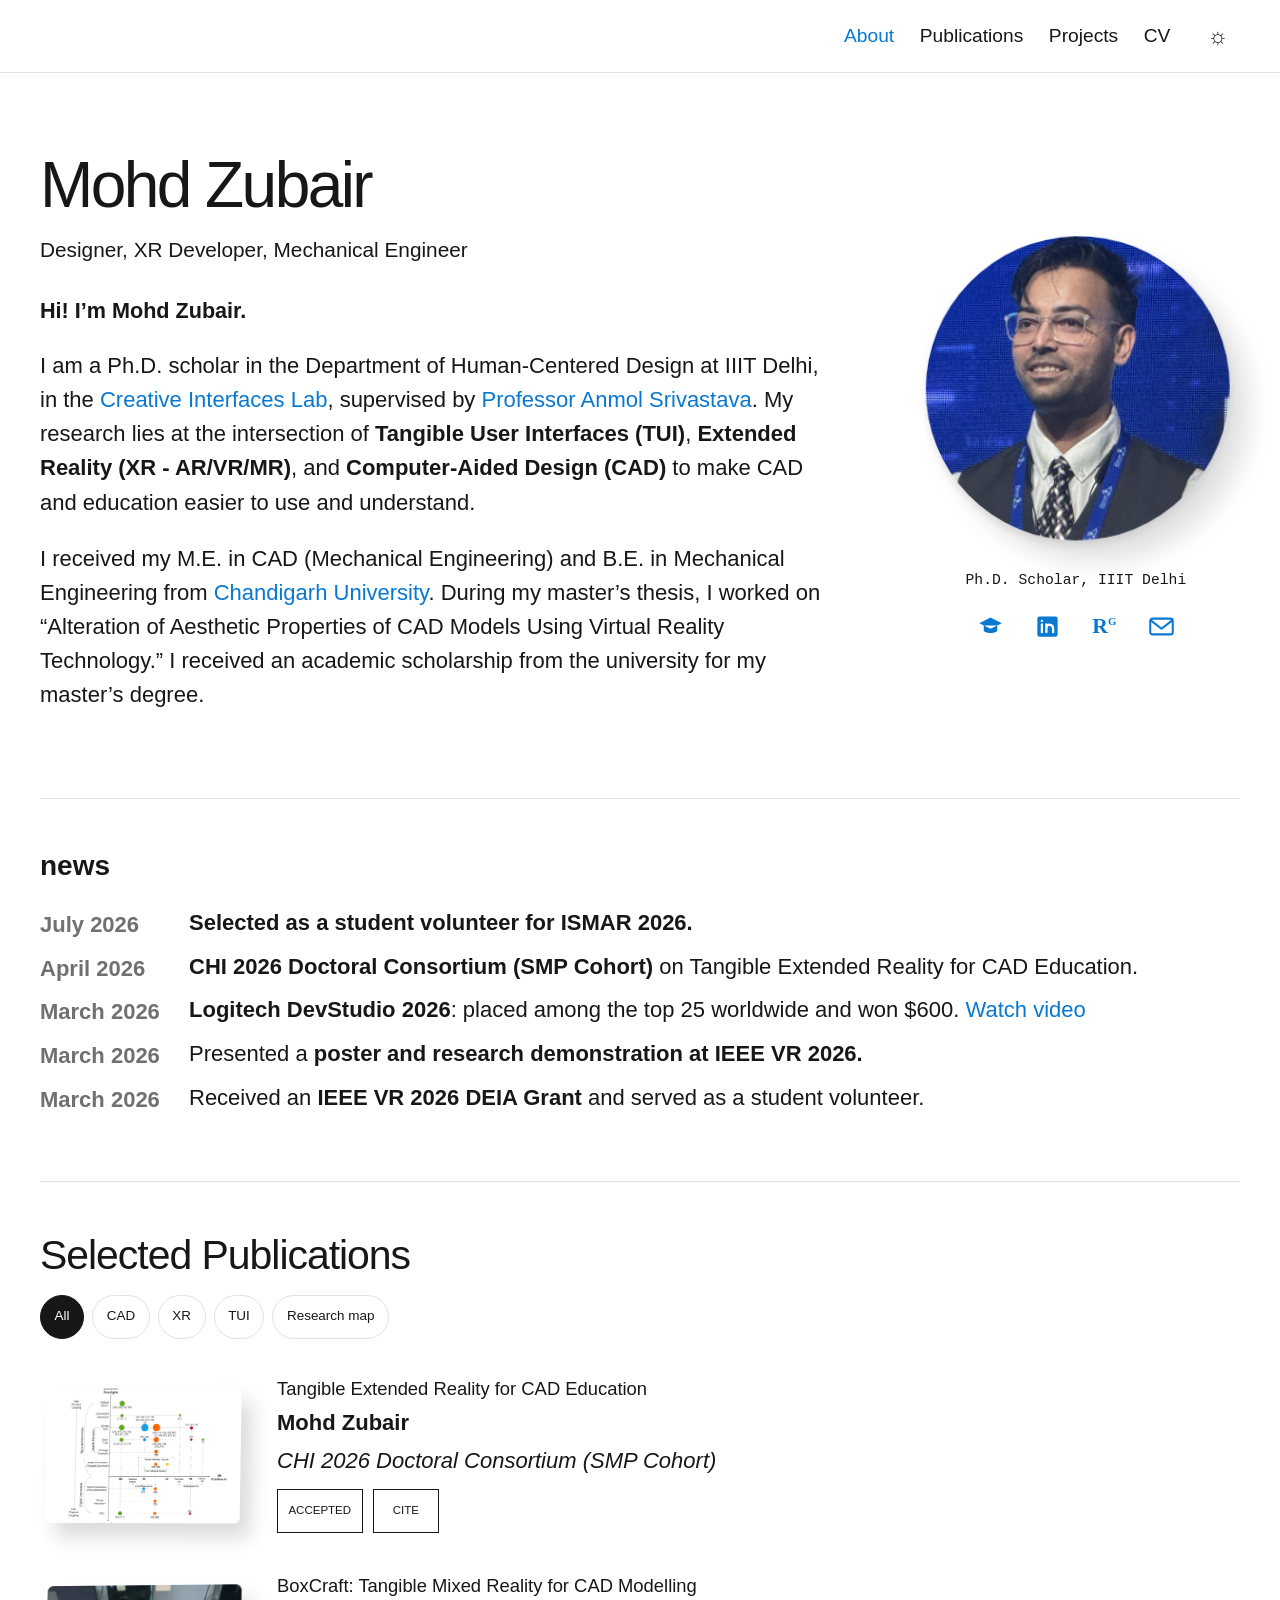
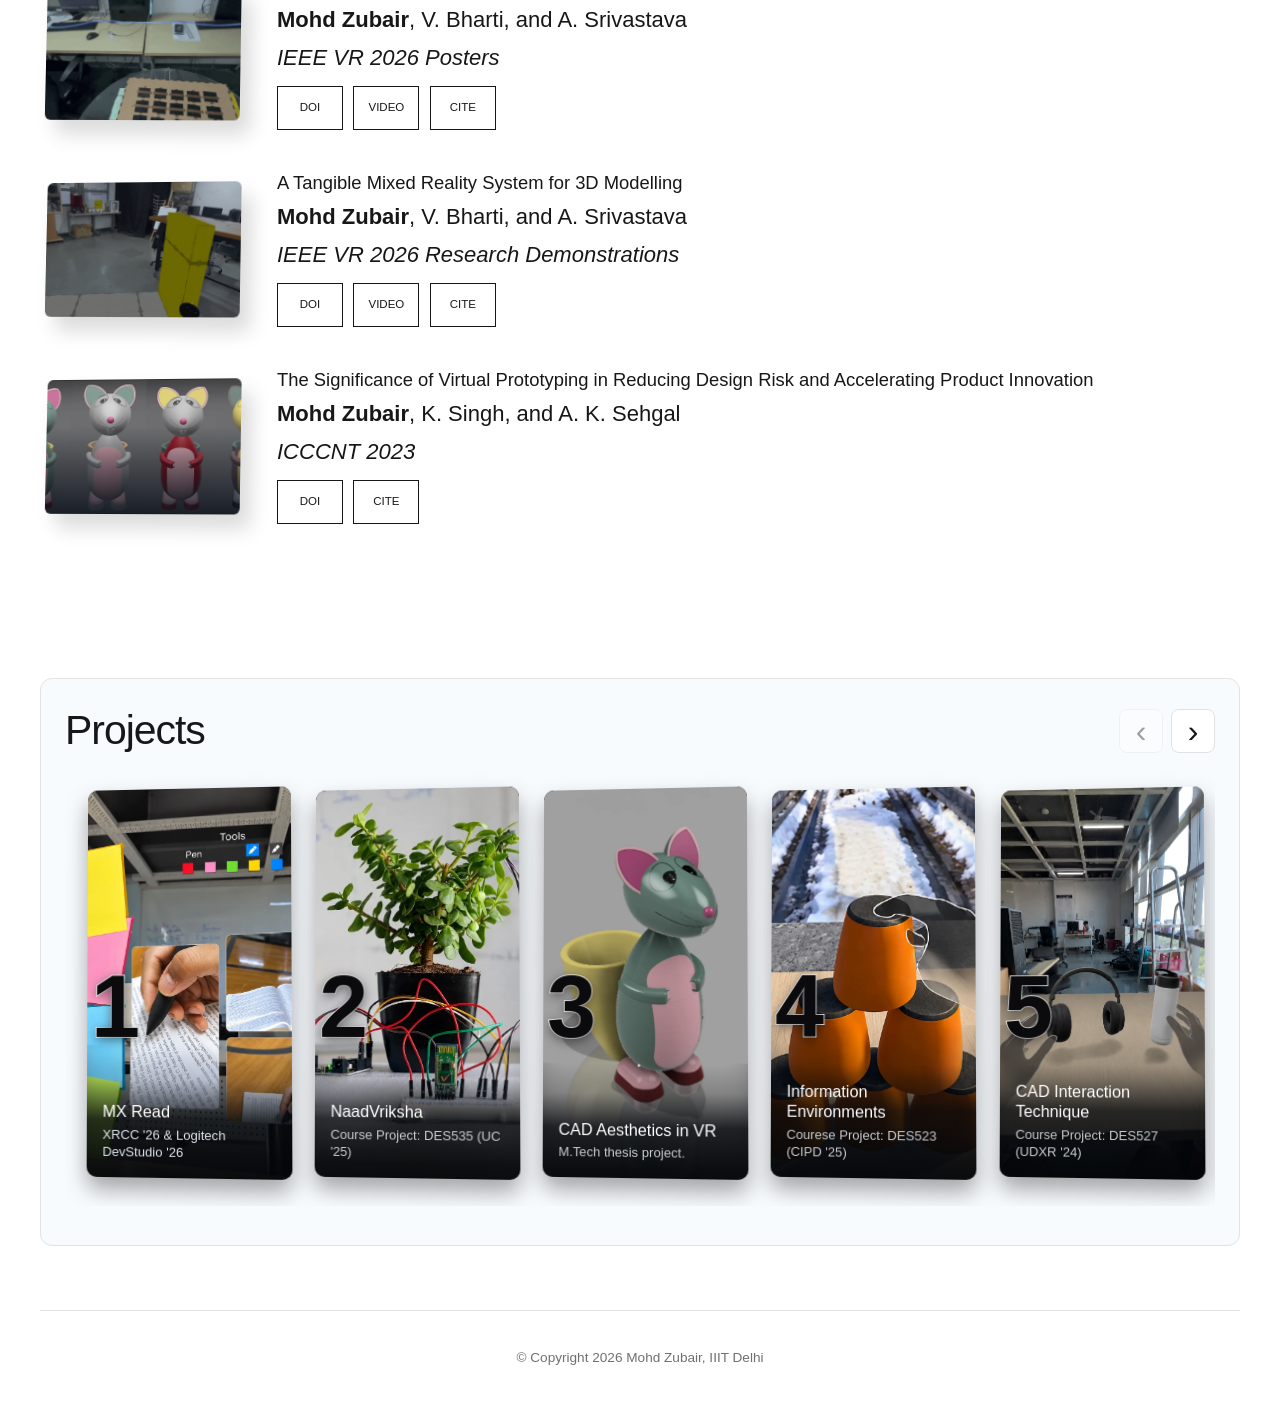
<file: index.html>
<!DOCTYPE html>
<html lang="en">

<head>
  <meta charset="UTF-8">
  <meta name="viewport" content="width=device-width,initial-scale=1">
  <title>Mohd Zubair | XR, CAD & Tangible Interfaces</title>
  <meta name="description"
    content="Mohd Zubair is a Ph.D. scholar at IIIT-Delhi researching tangible user interfaces, extended reality and computer-aided design.">
  <link rel="stylesheet" href="styles.css?v=20260928-4">
  <script src="assets/vendor/lenis.min.js?v=1.3.24" defer></script>
  <script src="script.js?v=20260928-2" defer></script>
  <script src="projects-data.js?v=20260927-2" defer></script>
  <script src="project-details.js?v=20260927-2" defer></script>
  <noscript><style>#theme, .filters, .project-carousel-controls { display: none; }</style></noscript>
</head>

<body class="home-page">
  <a class="skip" href="/about" data-section="about">Skip to content</a>
  <header>
    <div class="header-inner"><a class="brand" href="/about" data-section="about">Mohd Zubair</a>
      <nav aria-label="Main navigation"><a href="/about" data-section="about">About</a><a href="/publications" data-section="publications">Publications</a><a href="/projects" data-section="projects">Projects</a><a
          href="assets/CV_Mohd%20Zubair_Sep%202026.pdf" target="_blank" rel="noopener noreferrer">CV</a><button
          id="theme" aria-label="Switch to night mode" aria-pressed="false"><span class="sun">&#9788;</span><span
            class="moon">&#9790;</span></button></nav>
    </div>
  </header>
  <main>
    <section class="about" id="about">
      <div class="about-copy">
        <h1>Mohd Zubair</h1>
        <p class="topics">Designer, XR Developer, Mechanical Engineer</p>
        <p class="hello"><strong> Hi! I’m Mohd Zubair.</strong></p>
        <p>I am a Ph.D. scholar in the Department of Human-Centered Design at IIIT Delhi, in the <a href="https://cilab.iiitd.edu.in/">Creative Interfaces Lab</a>, supervised by <a href="https://anmolsrivastava.in/">Professor Anmol Srivastava</a>. My research lies at the intersection of <a class="research-topic" href="/publications" data-section="publications" data-topic="tui" aria-haspopup="dialog" title="Explore my TUI publications"><strong>Tangible User Interfaces (TUI)</strong></a>, <a class="research-topic" href="/publications" data-section="publications" data-topic="xr" aria-haspopup="dialog" title="Explore my XR publications"><strong>Extended Reality (XR - AR/VR/MR)</strong></a>, and <a class="research-topic" href="/publications" data-section="publications" data-topic="cad" aria-haspopup="dialog" title="Explore my CAD publications"><strong>Computer-Aided Design (CAD)</strong></a> to make CAD and education easier to use and understand.</p>
        <p>I received my M.E. in CAD (Mechanical Engineering) and B.E. in Mechanical Engineering from <a href="https://www.cuchd.in/">Chandigarh University</a>. During my master’s thesis, I worked on “Alteration of Aesthetic Properties of CAD Models Using Virtual Reality Technology.” I received an academic scholarship from the university for my master’s degree.</p>
      </div>
      <aside class="profile">
        <img src="assets/mohd-zubair-photo-web.jpg" alt="Mohd Zubair" width="305" height="305" fetchpriority="high" decoding="async">
        <p>Ph.D. Scholar, IIIT Delhi<br></p>
        <div class="profile-links"><a href="assets/CV_Mohd%20Zubair_Sep%202026.pdf" target="_blank"
            rel="noopener noreferrer" aria-label="Curriculum Vitae" title="CV"><svg viewBox="0 0 24 24" aria-hidden="true">
              <path d="M6 2h8l4 4v16H6zM14 2v5h5M9 12h6M9 16h6" />
            </svg></a><a href="https://scholar.google.com/citations?user=j2-YVBkAAAAJ&hl=en" target="_blank"
            rel="noopener noreferrer" aria-label="Google Scholar" title="Google Scholar"><svg viewBox="0 0 24 24"
              aria-hidden="true">
              <path d="M2 9l10-5 10 5-10 5zM6 11v5c3 2.5 9 2.5 12 0v-5M21 10v7" />
            </svg></a><a href="https://www.linkedin.com/in/mohd-zubair-462104134/" target="_blank"
            rel="noopener noreferrer" aria-label="LinkedIn" title="LinkedIn"><svg viewBox="0 0 24 24"
              aria-hidden="true">
              <rect x="3" y="3" width="18" height="18" rx="2" />
              <path d="M7 10v7M7 7v.1M11 17v-7M11 13c1-4 6-3 6 1v3" />
            </svg></a><a href="https://www.researchgate.net/profile/Mohd-Zubair-4?ev=hdr_xprf" target="_blank"
            rel="noopener noreferrer" aria-label="ResearchGate" title="ResearchGate"><span
              aria-hidden="true">R<sup>G</sup></span></a><a href="mailto:zubairi@iiitd.ac.in"
            aria-label="Email Mohd Zubair" title="Email"><svg viewBox="0 0 24 24" aria-hidden="true">
              <rect x="2" y="5" width="20" height="14" rx="2" />
              <path d="m3 7 9 7 9-7" />
            </svg></a></div>
      </aside>
    </section>
    <section class="news" aria-labelledby="news-heading">
      <h2 id="news-heading">news</h2>
      <div class="news-list" tabindex="0" role="region" aria-label="News; scroll to read older updates">
        <article data-date="2026-07-01"><time datetime="2026-07">July 2026</time><p><strong>Selected as a student volunteer for ISMAR 2026.</strong></p></article>
        <article data-date="2026-04-01"><time>April 2026</time><p><strong>CHI 2026 Doctoral Consortium (SMP Cohort)</strong> on Tangible Extended Reality for CAD Education.</p></article>
        <article data-date="2026-03-25"><time datetime="2026-03">March 2026</time><p><strong>Logitech DevStudio 2026</strong>: placed among the top 25 worldwide and won $600. <a href="https://www.youtube.com/watch?v=0HycUnjP73w" target="_blank" rel="noopener noreferrer">Watch video</a></p></article>
        <article data-date="2026-03-18"><time datetime="2026-03">March 2026</time><p>Presented a <strong>poster and research demonstration at IEEE VR 2026.</strong></p></article>
        <article data-date="2026-03-12"><time datetime="2026-03">March 2026</time><p>Received an <strong>IEEE VR 2026 DEIA Grant</strong> and served as a student volunteer.</p></article>
        <article data-date="2026-02-14"><time>February 2026</time><p><strong>ACM India PhD Scholar for ARCS 2026.</strong></p></article>
        <article data-date="2025-03-19"><time>March 2025</time><p><strong>Workshop on Virtual Reality</strong> at OP Jindal University.</p></article>
        <article data-date="2025-02-17"><time>February 2025</time><p><strong>ACM India PhD Scholar for ARCS 2025.</strong></p></article>
        <article data-date="2024-08-01"><time>August 2024</time><p><strong>Joined the Creative Interfaces Lab at IIIT Delhi</strong> as a doctoral researcher in XR and Design.</p></article>
      </div>
    </section>
    <section class="publications" id="publications">
      <div class="section-head">
        <div>
          <h2>Selected Publications</h2>
          <div class="filters" aria-label="Filter publications by topic"><button class="filter active" data-filter="all"
              aria-pressed="true">All</button><button class="filter" data-filter="cad"
              aria-pressed="false">CAD</button><button class="filter" data-filter="xr"
              aria-pressed="false">XR</button><button class="filter" data-filter="tui" aria-pressed="false">TUI</button><button type="button" class="research-map-trigger">Research map</button>
          </div>
        </div>
      </div>
      <div class="paper-list">
        <article class="paper" id="paper-tangible-xr" data-topics="cad xr tui">
          <div class="cover amber"><span>Tangible XR</span><small>CHI 2026</small></div>
          <div>
            <h3>Tangible Extended Reality for CAD Education</h3>
            <p><strong>Mohd Zubair</strong></p>
            <p><em>CHI 2026 Doctoral Consortium (SMP Cohort)</em></p>
            <div class="paper-links"><span>Accepted</span></div>
          </div>
        </article>
        <article class="paper" id="paper-boxcraft" data-topics="cad xr tui">
          <div class="cover blue" data-animation="assets/Boxcraft%20gif.gif"><span>BoxCraft</span><small>IEEE VR 2026</small></div>
          <div>
            <h3>BoxCraft: Tangible Mixed Reality for CAD Modelling</h3>
            <p><strong>Mohd Zubair</strong>, V. Bharti, and A. Srivastava</p>
            <p><em>IEEE VR 2026 Posters</em></p>
            <div class="paper-links"><a href="https://doi.org/10.1109/VRW70859.2026.00202">DOI</a><a
                href="https://www.youtube.com/watch?v=3ENmTwRC7kk">Video</a></div>
          </div>
        </article>
        <article class="paper" id="paper-mixed-reality-demo" data-topics="cad xr tui">
          <div class="cover rose" data-animation="assets/Research%20Demo%20GIF.gif"><span>Tangible MR</span><small>Research Demo</small></div>
          <div>
            <h3>A Tangible Mixed Reality System for 3D Modelling</h3>
            <p><strong>Mohd Zubair</strong>, V. Bharti, and A. Srivastava</p>
            <p><em>IEEE VR 2026 Research Demonstrations</em></p>
            <div class="paper-links"><a href="https://doi.org/10.1109/VRW70859.2026.00374">DOI</a><a
                href="https://youtu.be/2I4G_vMgkHw">Video</a></div>
          </div>
        </article>
        <article class="paper" id="paper-virtual-prototyping" data-topics="cad xr">
          <div class="cover violet virtual-prototyping-cover"><span>Virtual Prototyping</span><small>ICCCNT 2023</small></div>
          <div>
            <h3>The Significance of Virtual Prototyping in Reducing Design Risk and Accelerating Product Innovation</h3>
            <p><strong>Mohd Zubair</strong>, K. Singh, and A. K. Sehgal</p>
            <p><em>ICCCNT 2023</em></p>
            <div class="paper-links"><a href="https://doi.org/10.1109/ICCCNT56998.2023.10306407">DOI</a></div>
          </div>
        </article>
      </div>
    </section>
    <section id="projects" class="projects-main" aria-labelledby="projects-heading">
    <section class="projects-intro" aria-labelledby="projects-heading">
      <h1 id="projects-heading">Projects</h1>
      <p>A growing collection of research projects in tangible interfaces, extended reality, and computer-aided design.</p>
    </section>
    <section class="project-collection" aria-labelledby="work-heading">
      <div class="project-section-heading"><h2 id="work-heading">Projects</h2><div class="project-carousel-controls" aria-label="Project gallery controls"><button type="button" class="project-carousel-prev" aria-label="Previous projects">&#8249;</button><button type="button" class="project-carousel-next" aria-label="Next projects">&#8250;</button></div></div>
      <div class="project-grid" tabindex="0" role="region" aria-label="Projects; scroll horizontally to see more">
        <a class="project-card" id="project-mx-read" href="https://www.youtube.com/watch?v=0HycUnjP73w&amp;t=2s" target="_blank" rel="noopener noreferrer">
          <img src="assets/MX_Read/MX Read_project-thumbnail.webp" alt="MX Read project thumbnail" loading="lazy" decoding="async">
          <div class="project-card-copy"><h3>MX Read</h3><p>XRCC '26 & Logitech DevStudio '26</p><span>Watch video <b aria-hidden="true">↗</b></span></div>
        </a>
        <a class="project-card" id="project-naadvriksha" href="https://www.youtube.com/watch?v=dWs05kJ8-80" target="_blank" rel="noopener noreferrer">
          <img src="assets/NaadVrisksha/naadvriksha-thumbnail.webp" alt="Naadvriksha project thumbnail" loading="lazy" decoding="async">
          <div class="project-card-copy"><h3>NaadVriksha </h3><p>Course Project: DES535 (UC '25)</p><span>Read more <b aria-hidden="true">↗</b></span></div>
        </a>
        <a class="project-card" id="project-mtech-thesis" href="https://www.youtube.com/watch?v=pJ69z0eSmHA" target="_blank" rel="noopener noreferrer">
          <img src="assets/Thesis Project/Thesis_thumnail.webp" alt="Thesis project thumbnail" loading="lazy" decoding="async">
          <div class="project-card-copy"><h3>CAD Aesthetics in VR</h3><p>M.Tech thesis project.</p><span>Watch video <b aria-hidden="true">↗</b></span></div>
        </a>
        <article class="project-card" id="project-environments" data-video="https://youtu.be/NSSpUzRLZv8">
          <img src="assets/CIPD Project/CIPD_thumbnail.webp" alt="Information environments project thumbnail" loading="lazy" decoding="async">
          <div class="project-card-copy"><h3>Information Environments</h3><p>Courese Project: DES523 (CIPD '25)</p><span>Watch video <b aria-hidden="true">↗</b></span></div>
        </article>
        <a class="project-card" id="project-cad-interaction" href="https://www.youtube.com/watch?v=G-JRFSrLBcI&amp;t=94s" target="_blank" rel="noopener noreferrer">
          <img src="assets/CAD Interaction/CAD-thumbnail.webp" alt="CAD interaction project thumbnail" loading="lazy" decoding="async">
          <div class="project-card-copy"><h3>CAD Interaction Technique</h3><p>Course Project: DES527 (UDXR '24)</p><span>Watch video <b aria-hidden="true">↗</b></span></div>
        </a>
        <article class="project-card" id="project-tony-technique" data-video="https://youtu.be/x0K_35asPYw">
          <img src="assets/MR-CAD Interaction/Thumbnail_MR-CAD Interaction.webp" alt="MR-CAD Interaction project thumbnail" loading="lazy" decoding="async">
          <div class="project-card-copy"><h3>MR-CAD Interaction</h3><p>Course Project: DES527 (UDXR '24)</p><span>Watch video <b aria-hidden="true">↗</b></span></div>
        </article>
        <a class="project-card" id="project-ar-lab-directory" href="https://youtu.be/4sr4qADTpVs" target="_blank" rel="noopener noreferrer">
          <img src="assets/AR Lab Directory/AR_Thumbnail-web.webp" alt="AR Lab Directory project thumbnail" loading="lazy" decoding="async">
          <div class="project-card-copy"><h3>AR Lab Directory</h3><p>An augmented reality lab directory.</p><span>Watch video <b aria-hidden="true">↗</b></span></div>
        </a>
        <a class="project-card" id="project-3d-models" href="https://www.youtube.com/watch?v=ii2D-TfR1jc" target="_blank" rel="noopener noreferrer">
          <img src="assets/3D Model/CAD_thumbnail.webp" alt="3D model explorations thumbnail" loading="lazy" decoding="async">
          <div class="project-card-copy"><h3>3D Model Explorations</h3><p>A fun project creating different 3D models.</p><span>Watch video <b aria-hidden="true">↗</b></span></div>
        </a>
      </div>
    </section>
      </section>
  </main>
  <footer>
    <p>© Copyright 2026 Mohd Zubair, IIIT Delhi</p>
  </footer>
</body>

</html>
</file>
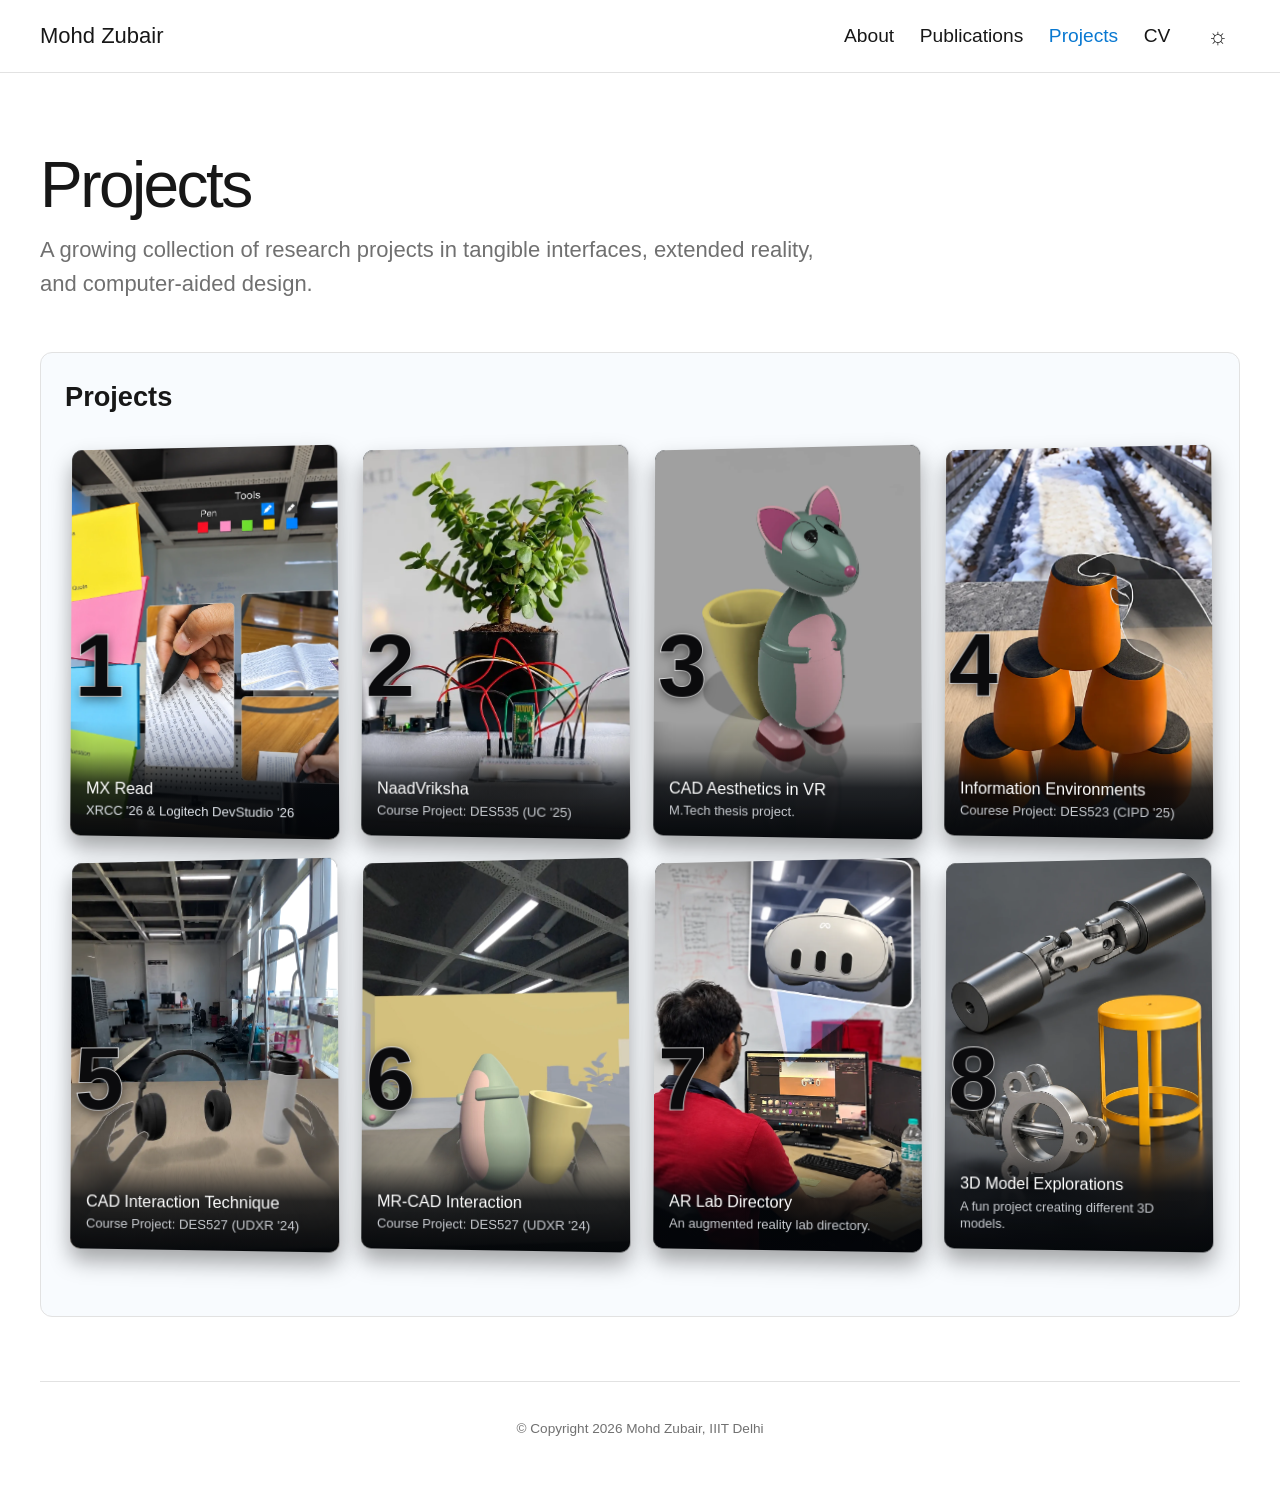
<file: projects.html>
<!DOCTYPE html>
<html lang="en">
<head>
  <meta charset="UTF-8">
  <meta name="viewport" content="width=device-width,initial-scale=1">
  <title>Projects | Mohd Zubair</title>
  <meta http-equiv="refresh" content="0; url=index.html#projects">
  <script>window.location.replace("index.html#projects");</script>
</head>
<body>
  <p><a href="index.html#projects">Open Projects</a></p>
</body>
</html>
</file>
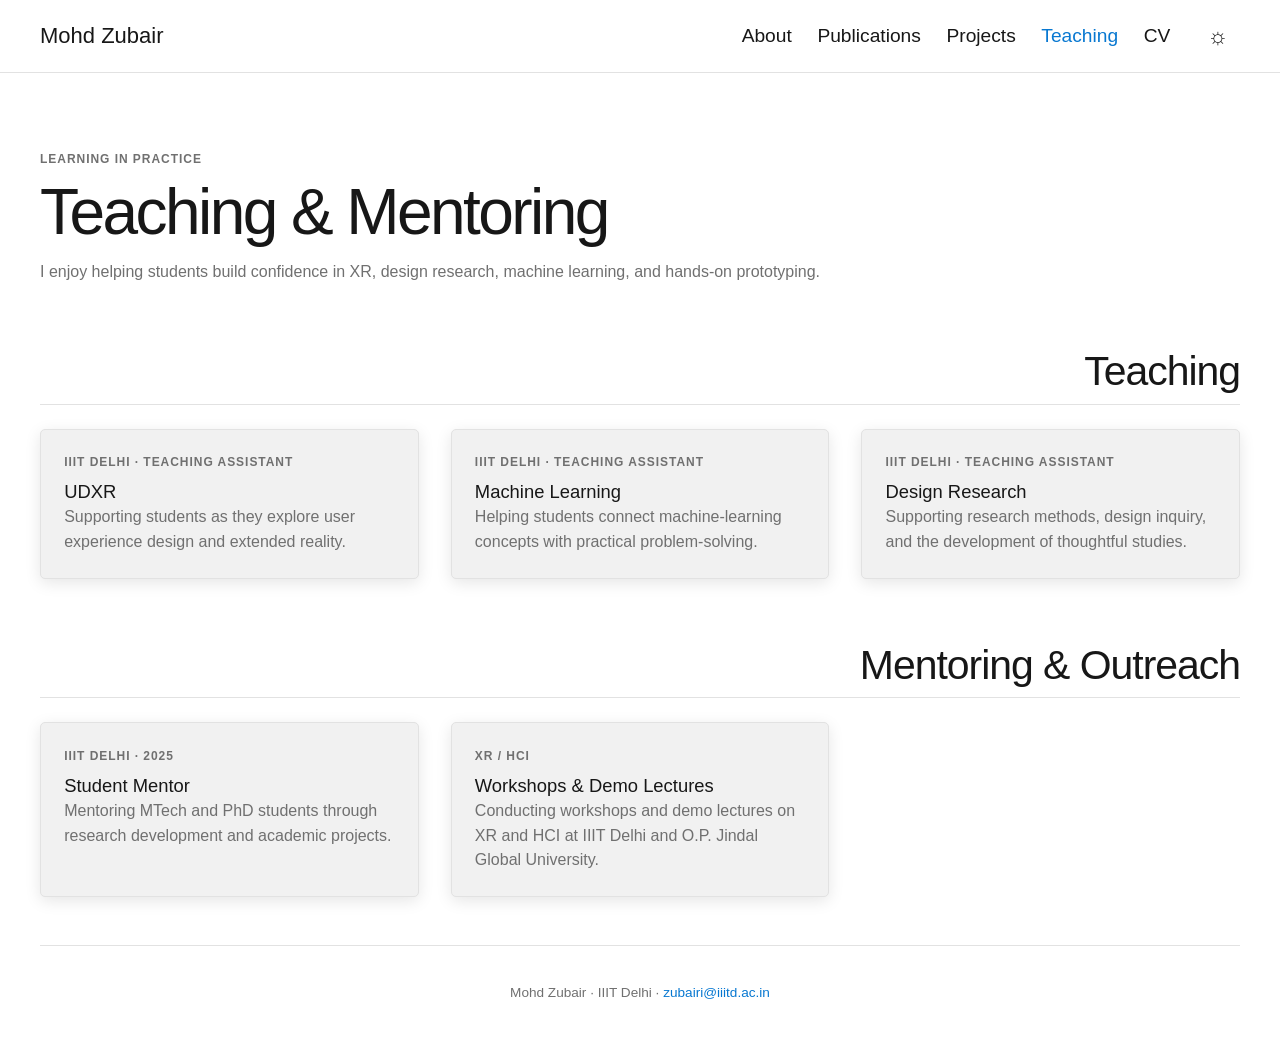
<file: teaching.html>
<!DOCTYPE html>
<html lang="en">
<head>
  <meta charset="UTF-8">
  <meta name="viewport" content="width=device-width,initial-scale=1">
  <title>Teaching & Mentoring | Mohd Zubair</title>
  <meta name="description" content="Teaching, mentoring, and workshops by Mohd Zubair at IIIT Delhi and beyond.">
  <link rel="stylesheet" href="styles.css?v=20260928-4">
  <script src="script.js?v=20260927-2" defer></script>
</head>
<body class="teaching-page">
  <a class="skip" href="#teaching">Skip to teaching and mentoring</a>
  <header>
    <div class="header-inner">
      <a class="brand" href="index.html#about">Mohd Zubair</a>
      <nav aria-label="Main navigation">
        <a href="index.html#about">About</a>
        <a href="index.html#publications">Publications</a>
        <a href="projects.html">Projects</a>
        <a class="nav-active" href="teaching.html" aria-current="page">Teaching</a>
        <a href="assets/CV_Mohd%20Zubair_Sep%202026.pdf" target="_blank" rel="noopener noreferrer">CV</a>
        <button id="theme" aria-label="Switch to night mode" aria-pressed="false"><span class="sun">&#9788;</span><span class="moon">&#9790;</span></button>
      </nav>
    </div>
  </header>
  <main id="teaching" class="teaching-main">
    <section class="teaching-intro" aria-labelledby="teaching-heading">
      <p class="eyebrow">Learning in practice</p>
      <h1 id="teaching-heading">Teaching &amp; Mentoring</h1>
      <p>I enjoy helping students build confidence in XR, design research, machine learning, and hands-on prototyping.</p>
    </section>
    <section class="teaching-group" aria-labelledby="teaching-work-heading">
      <div class="teaching-section-heading"><h2 id="teaching-work-heading">Teaching</h2></div>
      <div class="teaching-grid">
        <article class="teaching-card">
          <p class="teaching-meta">IIIT Delhi · Teaching Assistant</p>
          <h3>UDXR</h3>
          <p>Supporting students as they explore user experience design and extended reality.</p>
        </article>
        <article class="teaching-card">
          <p class="teaching-meta">IIIT Delhi · Teaching Assistant</p>
          <h3>Machine Learning</h3>
          <p>Helping students connect machine-learning concepts with practical problem-solving.</p>
        </article>
        <article class="teaching-card">
          <p class="teaching-meta">IIIT Delhi · Teaching Assistant</p>
          <h3>Design Research</h3>
          <p>Supporting research methods, design inquiry, and the development of thoughtful studies.</p>
        </article>
      </div>
    </section>
    <section class="teaching-group" aria-labelledby="mentoring-heading">
      <div class="teaching-section-heading"><h2 id="mentoring-heading">Mentoring &amp; Outreach</h2></div>
      <div class="teaching-grid">
        <article class="teaching-card">
          <p class="teaching-meta">IIIT Delhi · 2025</p>
          <h3>Student Mentor</h3>
          <p>Mentoring MTech and PhD students through research development and academic projects.</p>
        </article>
        <article class="teaching-card">
          <p class="teaching-meta">XR / HCI</p>
          <h3>Workshops &amp; Demo Lectures</h3>
          <p>Conducting workshops and demo lectures on XR and HCI at IIIT Delhi and O.P. Jindal Global University.</p>
        </article>
      </div>
    </section>
  </main>
  <footer><p>Mohd Zubair · IIIT Delhi · <a href="mailto:zubairi@iiitd.ac.in">zubairi@iiitd.ac.in</a></p></footer>
</body>
</html>
</file>
<file: styles.css>
:root {
  color-scheme: light;
  --bg: #fff;
  --text: #171717;
  --muted: #707070;
  --link: #0878d1;
  --line: #e2e2e2;
  --shadow: 0 4px 16px #0000001a;
}
html[data-theme="dark"] {
  color-scheme: dark;
  --bg: #111417;
  --text: #edf0f3;
  --muted: #aeb5bc;
  --link: #75bfff;
  --line: #30363d;
  --shadow: 0 6px 20px #00000059;
}
* { box-sizing: border-box; }
html { scroll-behavior: auto; scroll-padding-top: var(--header-offset, 90px); }
html.lenis, html.lenis body { height: auto; }
.lenis.lenis-smooth { scroll-behavior: auto !important; }
.lenis.lenis-smooth [data-lenis-prevent] { overscroll-behavior: contain; }
.lenis.lenis-stopped { overflow: clip; }
body { margin: 0; background: var(--bg); color: var(--text); font-family: "Segoe UI", "Helvetica Neue", Arial, sans-serif; font-size: 22px; font-weight: 300; line-height: 1.55; }
a { color: var(--link); text-decoration: none; }
a:hover { text-decoration: underline; }
:focus-visible { outline: 3px solid var(--link); outline-offset: 4px; }
.skip { position: fixed; top: -5rem; }
.skip:focus { top: 1rem; left: 1rem; background: var(--bg); padding: .7rem 1rem; z-index: 100; }
header { position: sticky; top: 0; z-index: 20; background: color-mix(in srgb, var(--bg) 94%, transparent); border-bottom: 1px solid var(--line); backdrop-filter: blur(10px); }
.header-inner, main, footer { width: min(1200px, calc(100% - 64px)); margin: auto; }
main > section[hidden] { display: none; }
.header-inner { min-height: 72px; display: flex; align-items: center; justify-content: space-between; gap: 2rem; }
.brand { color: var(--text); font-weight: 500; }
.home-page .brand { display: none; }
.home-page.publications-view .brand { display: inline; }
.home-page .header-inner { justify-content: flex-end; }
.home-page.publications-view .header-inner { justify-content: space-between; }
nav { display: flex; align-items: center; gap: 1.65rem; }
nav a { color: var(--text); font-size: 1.2rem; }
nav a[aria-current="page"] { color: var(--link); }
nav { flex-wrap: wrap; }
.header-inner { padding-block: .6rem; }
.paper > div, .project-card-copy { min-width: 0; overflow-wrap: anywhere; }
.section-head > a { white-space: nowrap; }
#theme { width: 40px; height: 40px; display: grid; place-items: center; border: 0; background: transparent; color: var(--text); font-size: 1.45rem; cursor: pointer; }
.moon { display: none; }
html[data-theme="dark"] .sun { display: none; }
html[data-theme="dark"] .moon { display: inline; }
.about { display: grid; grid-template-columns: minmax(0, 1.8fr) minmax(260px, .72fr); gap: 4rem; align-items: center; padding: 5rem 0 4rem; }
h1, h2 { margin: 0; font-weight: 300; line-height: 1.12; }
h1 { font-size: clamp(3.25rem, 5vw, 4.6rem); letter-spacing: -.04em; }
h2 { font-size: clamp(2.15rem, 3.2vw, 3rem); letter-spacing: -.025em; }
h3 { margin: 0; font-size: 1.15rem; line-height: 1.35; font-weight: 500; }
.topics { margin: .8rem 0 1.7rem; font-size: 1.3rem; }
.hello { font-size: 1.35rem; }
.about-copy > p { max-width: 790px; }
.research-topic { color: inherit; }
blockquote { margin: 1.6rem 0 0; padding-left: 1rem; border-left: 3px solid var(--link); color: var(--muted); font-style: italic; }
.research-lens { margin: 0 0 3.25rem; padding: 1rem 1.15rem; border: 1px solid var(--line); border-radius: 8px; background: color-mix(in srgb, var(--bg) 96%, var(--link)); }
.lens-label { margin: 0 0 .65rem; color: var(--muted); font-size: .82rem; font-weight: 600; letter-spacing: .08em; text-transform: uppercase; }
.lens-controls { display: flex; gap: .5rem; }
.lens-button { border: 1px solid var(--line); border-radius: 999px; background: var(--bg); color: var(--text); padding: .25rem .75rem; font: inherit; font-size: .85rem; cursor: pointer; transition: background 160ms, color 160ms, transform 160ms; }
.lens-button:hover, .lens-button.active { background: var(--link); border-color: var(--link); color: #fff; }
.lens-button:hover { transform: translateY(-1px); }
.lens-copy { min-height: 3.1em; margin: .75rem 0 0; }
.profile { text-align: center; perspective: 900px; }
.profile img { width: min(100%, 305px); aspect-ratio: 1; object-fit: cover; object-position: center 22%; border-radius: 50%; box-shadow: 18px 20px 26px #00000020, 0 4px 10px #00000018; transform: rotateX(2deg) rotateY(-5deg); transition: transform 650ms cubic-bezier(.22, .61, .36, 1), box-shadow 650ms ease; }
.profile img:hover { box-shadow: 24px 26px 34px #00000028, 0 5px 12px #0000001a; transform: rotateX(0) rotateY(0) translateY(-4px) scale(1.035); }
.profile > p { margin: 1.15rem 0 .8rem; font-family: Consolas, monospace; font-size: .92rem; font-weight: 500; }
.profile-links { display: flex; justify-content: center; align-items: center; flex-wrap: wrap; gap: .8rem; }
.profile-links a:first-child { display: none; }
.profile-links a { width: 36px; height: 36px; display: grid; place-items: center; color: var(--link); border-radius: 7px; transition: color 160ms, background 160ms, transform 160ms; }
.profile-links a:hover { color: var(--bg); background: var(--link); text-decoration: none; transform: translateY(-2px); }
.profile-links svg { width: 27px; height: 27px; fill: none; stroke: currentColor; stroke-width: 1.8; stroke-linecap: round; stroke-linejoin: round; }
.profile-links a:nth-child(2) svg path { fill: currentColor; stroke: none; }
.profile-links a:nth-child(3) svg rect { fill: currentColor; stroke: none; }
.profile-links a:nth-child(3) svg path { stroke: var(--bg); stroke-width: 2; }
.profile-links span { font-family: Georgia, serif; font-size: 1.35rem; font-weight: 700; line-height: 1; }
.profile-links sup { font-size: .5em; }
.research-process { width: min(100%, 305px); margin: 1.7rem auto 0; text-align: left; }
.research-process-label { margin: 0 0 .4rem; color: var(--muted); font-size: .78rem; font-weight: 600; letter-spacing: .09em; text-transform: uppercase; }
.research-process-visual { overflow: hidden; height: 120px; border: 1px solid var(--line); border-radius: 5px; background: color-mix(in srgb, var(--bg) 97%, var(--link)); cursor: grab; touch-action: pan-y; }
.research-process-visual:active { cursor: grabbing; }
.research-process-visual svg { display: block; width: 100%; height: 100%; fill: none; stroke: var(--muted); stroke-width: 1.5; stroke-linejoin: round; stroke-linecap: round; }
.process-grid { stroke: var(--line); stroke-width: .5; }
.process-object, .process-digital, .process-overlay, .process-point { transition: opacity 280ms ease, transform 280ms ease, stroke 280ms ease; transform-origin: center; }
.process-link { stroke: var(--line); stroke-width: 2; stroke-dasharray: 4 5; }
.process-point { fill: var(--link); stroke: none; }
.process-cursor { fill: var(--bg); stroke: var(--link); stroke-width: 2; transform: translateX(var(--cursor-x, 0px)); transition: transform 280ms ease; }
.research-process[data-active="tui"] .process-object, .research-process[data-active="xr"] .process-overlay, .research-process[data-active="cad"] .process-digital { stroke: var(--link); stroke-width: 2.2; }
.research-process[data-active="tui"] .process-digital, .research-process[data-active="tui"] .process-overlay, .research-process[data-active="xr"] .process-object, .research-process[data-active="xr"] .process-digital, .research-process[data-active="cad"] .process-object, .research-process[data-active="cad"] .process-overlay { opacity: .35; }
.research-process[data-active="tui"] .process-object, .research-process[data-active="cad"] .process-digital { transform: scale(1.05); }
.research-process[data-active="xr"] { --cursor-x: 63px; }
.research-process[data-active="cad"] { --cursor-x: 126px; }
.research-process-steps { display: flex; gap: .45rem; margin-top: .55rem; }
.research-process-steps button { flex: 1; border: 1px solid var(--line); border-radius: 999px; padding: .18rem .4rem; background: transparent; color: var(--text); font: inherit; font-size: .78rem; cursor: pointer; }
.research-process-steps button:hover, .research-process-steps button[aria-pressed="true"] { border-color: var(--link); color: var(--link); }
.research-process-link { display: inline-block; margin-top: .45rem; font-size: .8rem; }
.sketch-to-form-trigger { margin: .45rem 0 0 .8rem; padding: 0; border: 0; background: transparent; color: var(--link); font: inherit; font-size: .8rem; cursor: pointer; }
.sketch-to-form-trigger:hover { text-decoration: underline; }
.sketch-to-form-dialog { width: min(880px, calc(100% - 2rem)); max-height: calc(100% - 2rem); padding: 1.4rem; border: 1px solid var(--line); border-radius: 8px; background: var(--bg); color: var(--text); box-shadow: var(--shadow); }
.sketch-to-form-dialog::backdrop { background: #000a; }
.sketch-to-form-head { display: flex; justify-content: space-between; align-items: start; gap: 1rem; }
.sketch-to-form-head h2 { font-size: 1.8rem; }
.sketch-to-form-head p { margin: .25rem 0 1rem; color: var(--muted); font-size: .9rem; }
.sketch-to-form-close { border: 0; padding: 0 .3rem; background: transparent; color: var(--text); font: inherit; font-size: 2rem; line-height: 1; cursor: pointer; }
.sketch-to-form-canvas { display: block; width: 100%; height: min(46vh, 360px); min-height: 240px; border: 1px solid var(--line); border-radius: 5px; background: color-mix(in srgb, var(--bg) 97%, var(--link)); touch-action: none; cursor: crosshair; }
.sketch-to-form-controls { display: flex; flex-wrap: wrap; align-items: center; gap: .65rem; margin-top: 1rem; }
.sketch-to-form-controls button { border: 1px solid var(--line); border-radius: 999px; padding: .25rem .7rem; background: transparent; color: var(--text); font: inherit; font-size: .82rem; cursor: pointer; }
.sketch-to-form-controls button:hover, .sketch-to-form-controls button[aria-pressed="true"] { border-color: var(--link); color: var(--link); }
.sketch-to-form-controls label { margin-left: auto; font-size: .85rem; }
.sketch-to-form-controls input { width: 110px; accent-color: var(--link); }
.sketch-to-form-controls output { min-width: 2.5ch; font-size: .85rem; font-variant-numeric: tabular-nums; }
@media (max-width: 620px) { .sketch-to-form-dialog { padding: 1rem; } .sketch-to-form-controls label { margin-left: 0; } }
@media (prefers-reduced-motion: reduce) { .process-object, .process-digital, .process-overlay, .process-point, .process-cursor, .profile img, .cover, .gallery-grid img, .research-connections-list img, .project-details-gallery button, .projects-main .project-card { transition: none; } }
.news, .publications, .gallery { padding: 3.25rem 0; border-top: 1px solid var(--line); }
.news h2, .gallery h2 { margin-bottom: 1.35rem; }
.news h2 { font-size: 1.75rem; font-weight: 600; letter-spacing: 0; }
.news-list {
  max-height: 25rem;
  overflow-y: auto;
  padding-right: .75rem;
  scrollbar-width: thin;
  scrollbar-color: rgba(128, 128, 128, 0.7) transparent;
}
.news-list::-webkit-scrollbar { width: 10px; }
.news-list::-webkit-scrollbar-track { background: transparent; }
.news-list::-webkit-scrollbar-thumb {
  background: rgba(128, 128, 128, 0.7);
  border-radius: 999px;
  border: 2px solid transparent;
  background-clip: padding-box;
}
.news article {
  display: grid;
  grid-template-columns: 145px minmax(0, 1fr);
  gap: .25rem;
  padding: 0;
  align-items: start;
}
.news time {
  color: var(--muted);
  font-weight: 600;
  white-space: nowrap;
  padding-top: 0;
}
.news article p { margin: 0; line-height: 1.4; }
.section-head { display: flex; align-items: flex-end; justify-content: space-between; gap: 2rem; margin-bottom: 2.4rem; }
.section-head > a { font-size: .95rem; }
.filters { display: flex; flex-wrap: wrap; gap: .5rem; margin-top: 1rem; }
.filter, .research-map-trigger, .research-connections-trigger { border: 1px solid var(--line); border-radius: 999px; background: transparent; color: var(--text); padding: .35rem .85rem; font: inherit; font-size: .84rem; cursor: pointer; transition: background 160ms, color 160ms, border-color 160ms; }
.filter:hover, .filter.active, .research-map-trigger:hover, .research-connections-trigger:hover { background: var(--text); border-color: var(--text); color: var(--bg); }
.research-connections-dialog, .research-map-dialog, .citation-dialog, .cad-sketch { width: min(820px, calc(100% - 2rem)); max-height: calc(100% - 2rem); padding: 1.5rem; border: 1px solid var(--line); border-radius: 8px; background: var(--bg); color: var(--text); box-shadow: var(--shadow); }
.research-connections-dialog::backdrop, .research-map-dialog::backdrop, .citation-dialog::backdrop, .cad-sketch::backdrop { background: #000a; }
.research-connections-head, .research-map-head, .citation-dialog-head, .cad-sketch-head { display: flex; justify-content: space-between; align-items: start; gap: 1rem; margin-bottom: 1rem; }
.research-connections-head h2, .research-map-head h2, .citation-dialog-head h2, .cad-sketch-head h2 { font-size: 1.8rem; }
.research-connections-head p, .cad-sketch-head p { margin: .3rem 0 0; color: var(--muted); font-size: .9rem; }
.research-connections-close, .research-map-close, .citation-dialog-close, .cad-sketch-close { border: 0; background: transparent; color: var(--text); font: inherit; font-size: 2rem; line-height: 1; cursor: pointer; }
.research-connections-list, .research-map-results { margin: 0; padding: 0; list-style: none; }
.research-connections-list li { display: grid; grid-template-columns: 96px minmax(0, 1fr); gap: 1rem; padding: 1rem 0; border-top: 1px solid var(--line); }
.research-connections-list img { width: 96px; height: 74px; object-fit: cover; border-radius: 4px; box-shadow: 0 4px 12px #00000018; transform: perspective(900px) rotateX(2deg) rotateY(-5deg); transition: transform 650ms cubic-bezier(.22, .61, .36, 1), box-shadow 650ms ease; }
.research-connections-list img:hover { box-shadow: 0 12px 24px #00000030; transform: perspective(900px) rotateX(0) rotateY(0) translateY(-3px) scale(1.04); }
.research-connections-list h3 { font-size: 1rem; }
.research-connections-list p { margin: .18rem 0 .5rem; color: var(--muted); font-size: .88rem; }
.research-connections-actions { display: flex; flex-wrap: wrap; gap: .85rem; }
.research-connections-actions button, .research-connections-actions a { border: 0; padding: 0; background: transparent; color: var(--link); font: inherit; font-size: .85rem; cursor: pointer; }
.research-connections-actions button:hover, .research-connections-actions a:hover { text-decoration: underline; }
.research-map-layout { display: grid; grid-template-columns: minmax(260px, .9fr) minmax(0, 1.1fr); gap: 1.5rem; align-items: center; }
.research-map-visual { position: relative; min-height: 290px; }
.research-map-lines { position: absolute; inset: 0; width: 100%; height: 100%; stroke: var(--line); stroke-width: 2; }
.research-map-center { position: absolute; left: 50%; top: 51%; transform: translate(-50%, -50%); display: grid; place-items: center; width: 96px; height: 96px; border: 1px solid var(--link); border-radius: 50%; color: var(--link); background: var(--bg); font-weight: 500; text-align: center; line-height: 1.2; }
.research-map-node { position: absolute; display: grid; place-items: center; width: 68px; height: 68px; border: 1px solid var(--line); border-radius: 50%; background: var(--bg); color: var(--text); font: inherit; cursor: pointer; transition: background 160ms, color 160ms, transform 160ms; }
.research-map-node:hover { transform: scale(1.07); }
.research-map-node[aria-pressed="true"] { border-color: var(--link); background: var(--link); color: #fff; }
.research-map-node[data-topic="cad"] { left: 50%; top: 3%; margin-left: -34px; }
.research-map-node[data-topic="xr"] { right: 4%; bottom: 8%; }
.research-map-node[data-topic="tui"] { left: 4%; bottom: 8%; }
.research-map-detail h3 { font-size: 1.25rem; }
.research-map-detail p { margin: .5rem 0 1rem; color: var(--muted); }
.research-map-results li + li { border-top: 1px solid var(--line); }
.research-map-results button { width: 100%; padding: .55rem 0; border: 0; background: transparent; color: var(--link); font: inherit; text-align: left; cursor: pointer; }
.research-map-results button:hover { text-decoration: underline; }
@media (max-width: 620px) { .research-map-layout { grid-template-columns: 1fr; gap: .5rem; } .research-map-visual { min-height: 230px; } .research-connections-dialog { padding: 1rem; } .research-connections-list li { grid-template-columns: 68px minmax(0, 1fr); gap: .7rem; } .research-connections-list img { width: 68px; height: 68px; } }
.paper-list { display: grid; gap: 2.6rem; }
.paper { display: grid; grid-template-columns: 205px minmax(0, 1fr); gap: 2rem; align-items: center; perspective: 900px; transition: opacity 180ms, transform 180ms; }
.paper[hidden] { display: none; }
.cover { width: 205px; height: 135px; display: flex; flex-direction: column; justify-content: flex-end; padding: 1rem; border-radius: 6px; box-shadow: 11px 14px 20px #00000025; color: #fff; overflow: hidden; position: relative; transform: rotateX(2deg) rotateY(-5deg); transition: transform 650ms cubic-bezier(.22, .61, .36, 1), box-shadow 650ms ease; }
.paper .cover:hover, .paper .cover:focus-visible { box-shadow: 17px 20px 27px #00000030; transform: rotateX(0) rotateY(0) translateY(-3px) scale(1.04); }
.paper .cover { cursor: zoom-in; }
.image-preview { width: min(900px, calc(100% - 2rem)); max-height: calc(100% - 2rem); padding: 1rem; border: 1px solid var(--line); border-radius: 8px; background: var(--bg); color: var(--text); box-shadow: var(--shadow); }
.image-preview::backdrop { background: #000a; }
.image-preview-close { display: block; margin: 0 0 .75rem auto; padding: .1rem .5rem; border: 0; background: transparent; color: var(--text); font: inherit; font-size: 2rem; line-height: 1; cursor: pointer; }
.image-preview-image { width: 100%; aspect-ratio: 16 / 10; border-radius: 4px; background-position: center; background-repeat: no-repeat; background-size: contain; }
.image-preview-title { margin: .75rem 0 0; font-size: 1rem; }
.cover::before, .cover::after { content: none; }
.cover span, .cover small { position: relative; z-index: 1; }
.virtual-prototyping-cover { background-image: linear-gradient(180deg, transparent 35%, rgba(12, 18, 28, .86) 100%), url("assets/Virtual Prototyping.webp"); background-position: center; background-size: cover; }
.cover span { font-weight: 600; font-size: 1.08rem; }
.cover small { font-size: .72rem; letter-spacing: .08em; text-transform: uppercase; }
.blue {
  background: url("assets/boxcraft-preview.jpg") center center / cover no-repeat;
  background-color: #dfe7ee;
}
.blue > span,
.blue > small {
  display: none;
}
.rose {
  background: url("assets/research-demo-preview.jpg") center center / cover no-repeat;
}
.rose > span,
.rose > small {
  display: none;
}
.amber {
  background: url("assets/CHI%202026%20Doctoral%20Consortium.png") center center / cover no-repeat;
}
.amber > span,
.amber > small {
  display: none;
}
.violet {
  background: url("assets/virtual-prototyping-preview.webp") center center / cover no-repeat;
  background-color: #f1efe9;
}
.violet > span,
.violet > small {
  display: none;
}
.violet.virtual-prototyping-cover {
  background-image: linear-gradient(180deg, transparent 35%, rgba(12, 18, 28, .86) 100%), url("assets/Virtual Prototyping.webp");
  background-position: center;
  background-size: cover;
}
.green { background: linear-gradient(145deg, #31524e, #73a55d); }
.paper p { margin: .25rem 0; }
.paper small { color: var(--muted); }
.paper-links { display: flex; flex-wrap: wrap; gap: .65rem; margin-top: .65rem; }
.paper-links a, .paper-links span, .paper-links button { min-width: 66px; padding: .28rem .65rem; border: 1px solid var(--text); background: transparent; color: var(--text); text-align: center; font: inherit; font-size: .72rem; text-transform: uppercase; }
.paper-links button { cursor: pointer; }
.paper-links button:hover { background: var(--text); color: var(--bg); }
.citation-format { display: grid; grid-template-columns: 90px minmax(0, 1fr) auto; gap: 1rem; align-items: start; padding: .9rem 0; border-top: 1px solid var(--line); }
.citation-format h3 { font-size: 1rem; }
.citation-format p { margin: 0; overflow-wrap: anywhere; color: var(--muted); font-size: .85rem; white-space: pre-wrap; }
.citation-format button { border: 1px solid var(--line); padding: .2rem .6rem; background: transparent; color: var(--link); font: inherit; font-size: .8rem; cursor: pointer; }
.gallery > p { color: var(--muted); }
.gallery-grid { display: grid; grid-template-columns: repeat(3, 1fr); gap: 1.3rem; margin-top: 1.5rem; perspective: 900px; }
.gallery-grid a { color: var(--text); }
.gallery-grid img { display: block; width: 100%; aspect-ratio: 16 / 10; object-fit: cover; border-radius: 5px; box-shadow: 11px 14px 20px #00000025; transform: rotateX(2deg) rotateY(-5deg); transition: transform 650ms cubic-bezier(.22, .61, .36, 1), box-shadow 650ms ease; }
.gallery-grid a:hover img, .gallery-grid a:focus-visible img { box-shadow: 17px 20px 27px #00000030; transform: rotateX(0) rotateY(0) translateY(-4px) scale(1.035); }
.gallery-grid span { display: block; margin-top: .65rem; font-size: .92rem; }
footer {
  padding: 2.25rem 0 3rem;
  border-top: 1px solid var(--line);
  color: var(--muted);
  font-size: .85rem;
  text-align: center;
}
footer p { margin: 0; }
.projects-main { padding: 5rem 0 4rem; }
.home-page #projects.projects-main { padding-top: 3.25rem; }
.home-page #projects.projects-main .projects-intro { display: none; }
.home-page #projects .project-section-heading h2 { font-size: clamp(2.15rem, 3.2vw, 3rem); font-weight: 300; letter-spacing: -.025em; }
.projects-main, .teaching-main { font-size: inherit; }
.projects-intro { max-width: 790px; }
.projects-intro h1, .teaching-intro h1 { margin-bottom: .7rem; }
.projects-intro > p, .teaching-intro > p, .project-card-copy p, .teaching-card p { margin: 0; color: var(--muted); font-size: 1rem; line-height: 1.55; }
.project-collection { margin-top: 5.6rem; }
.project-section-heading, .teaching-section-heading { display: flex; justify-content: flex-end; border-bottom: 1px solid var(--line); margin-bottom: 1.5rem; }
.project-section-heading:has(.research-connections-trigger) { justify-content: space-between; align-items: center; }
.project-section-heading .research-connections-trigger { margin-bottom: .55rem; }
.project-section-heading h2, .teaching-section-heading h2 { margin: 0 0 .55rem; }
.project-grid, .teaching-grid { display: grid; grid-template-columns: repeat(3, minmax(0, 1fr)); gap: 2rem; }
.project-card, .teaching-card { display: block; min-height: 100%; overflow: hidden; border: 1px solid var(--line); border-radius: 5px; background: color-mix(in srgb, var(--bg) 94%, var(--text)); color: var(--text); box-shadow: var(--shadow); text-decoration: none; transition: transform 360ms cubic-bezier(.2, .7, .2, 1), box-shadow 360ms ease; }
.project-card:hover { box-shadow: 14px 18px 28px #00000025; text-decoration: none; transform: translateY(-7px); }
.project-card img { display: block; width: 100%; height: 250px; object-fit: cover; border-bottom: 1px solid var(--line); }
.project-thumbnail { display: flex; flex-direction: column; justify-content: center; align-items: center; width: 100%; height: 250px; border-bottom: 1px solid var(--line); background: color-mix(in srgb, var(--bg) 90%, var(--link)); color: var(--link); font-size: 3rem; font-weight: 300; line-height: 1.1; letter-spacing: -.04em; }
.project-thumbnail span { margin-top: .4rem; font-size: 1rem; font-weight: 500; letter-spacing: .08em; text-transform: uppercase; }
.project-card:nth-child(3) img { object-fit: contain; background: #fff; }
.project-card-copy { padding: 1.45rem; }
.project-card-copy h3, .teaching-card h3 { margin: 0; font-size: 1.15rem; font-weight: 500; line-height: 1.35; }
.project-card-copy p { min-height: 3.2em; margin: .7rem 0 1.2rem; }
.projects-intro > p, .project-card-copy p { font-size: inherit; }
.project-card-copy span { color: var(--link); font-size: 1rem; font-weight: 500; }
.project-card-copy .project-pending { color: var(--muted); font-weight: 400; }
.project-actions { display: flex; flex-wrap: wrap; align-items: center; gap: .7rem 1.2rem; margin-top: 1rem; }
.project-actions button { font: inherit; color: var(--link); background: transparent; border: 1px solid var(--line); border-radius: 4px; padding: .35rem .7rem; cursor: pointer; }
.project-details-bar button { font: inherit; color: var(--link); background: transparent; border: 1px solid var(--line); border-radius: 4px; padding: .2rem .52rem; font-size: .8rem; cursor: pointer; }
.project-actions a { font-size: 1rem; }
.project-details-dialog { width: min(980px, calc(100% - 32px)); max-height: min(92vh, 760px); padding: 0; border: 1px solid var(--line); border-radius: 14px; background: var(--bg); color: var(--text); box-shadow: 0 24px 90px #0004; overflow: hidden; }
.project-details-dialog::backdrop { background: #0008; }
.project-details-bar { display: flex; justify-content: flex-end; position: sticky; top: 0; padding: .42rem 1rem; background: var(--bg); border-bottom: 1px solid var(--line); z-index: 1; }
.project-details-body { padding: .7rem 1.5rem 1.4rem; overflow-wrap: anywhere; }
.project-details-dialog.naadvriksha-details {
  border-radius: 14px;
  max-height: calc(100dvh - 2rem);
  overflow: hidden;
}
.project-details-dialog[open] { display: flex; flex-direction: column; }
.project-details-bar { flex: none; }
.project-details-dialog.naadvriksha-details .project-details-body {
  min-height: 0;
  max-height: none;
  overflow-y: auto;
  overflow-x: hidden;
  overscroll-behavior: contain;
  scrollbar-width: thin;
  scrollbar-color: var(--muted) transparent;
}
.project-details-body h2 { font-size: clamp(1.8rem, 3vw, 2.6rem); line-height: 1.25; }
.project-details-summary, .project-details-body figcaption { color: var(--muted); }
.project-details-video { width: min(100%, 760px); aspect-ratio: 16 / 9; margin: .5rem auto 0; border-radius: 10px; overflow: hidden; background: #111; }
.project-details-video iframe { display: block; width: 100%; height: 100%; border: 0; }
.project-details-body section { margin-top: 1.8rem; }
.project-details-body section h3 { font-size: 1.2rem; font-weight: 500; }
.project-details-meta { display: flex; flex-wrap: wrap; gap: 1rem 2rem; padding-block: 1rem; border-block: 1px solid var(--line); }
.project-details-meta dt { font-weight: 500; }
.project-details-meta dd { margin: .2rem 0 0; }
.project-details-gallery { display: grid; grid-template-columns: repeat(3, minmax(0, 1fr)); gap: .8rem; margin-top: .6rem; }
.project-details-gallery figure { margin: 0; }
.project-details-gallery button { display: block; width: 100%; padding: 0; border: 1px solid var(--line); border-radius: 8px; background: color-mix(in srgb, var(--bg) 94%, var(--text)); cursor: zoom-in; overflow: hidden; box-shadow: 0 4px 12px #00000018; transform: perspective(900px) rotateX(2deg) rotateY(-5deg); transition: transform 650ms cubic-bezier(.22, .61, .36, 1), box-shadow 650ms ease; }
.project-details-gallery button:hover, .project-details-gallery button:focus-visible { box-shadow: 0 12px 24px #00000030; transform: perspective(900px) rotateX(0) rotateY(0) translateY(-4px) scale(1.035); }
.project-details-gallery button:focus-visible { outline: 2px solid var(--link); outline-offset: 3px; }
.project-image-dialog {
  position: fixed;
  inset: 50% auto auto 50%;
  transform: translate(-50%, -50%);
  width: min(1100px, calc(100% - 18px));
  max-height: calc(100dvh - 18px);
  margin: 0;
  padding: 0;
  border: 0;
  border-radius: 0;
  background: transparent;
  color: var(--text);
  box-shadow: none;
  overflow: visible;
}
.project-image-dialog::backdrop { background: rgba(0,0,0,.72); }
.project-image-dialog > .project-image-close {
  position: absolute;
  top: 1rem;
  right: 1rem;
  z-index: 3;
  display: inline-flex;
  align-items: center;
  justify-content: center;
  margin: 0;
  padding: .5rem .9rem;
  font: inherit;
  color: var(--link);
  border: 1px solid rgba(255,255,255,.8);
  background: rgba(255,255,255,.96);
  border-radius: 10px;
  cursor: pointer;
}
.project-image-dialog > .project-image-nav { position: absolute; top: 50%; z-index: 2; width: 44px; height: 44px; display: grid; place-items: center; border: 1px solid rgba(255,255,255,.38); border-radius: 50%; background: rgba(17,17,17,.42); color: #fff; font-size: 1.8rem; line-height: 1; cursor: pointer; transform: translateY(-50%); box-shadow: 0 10px 24px rgba(0,0,0,.18); }
.project-image-dialog > .project-image-nav:hover:not(:disabled) { background: rgba(255,255,255,.18); }
.project-image-dialog > .project-image-nav:disabled { opacity: .35; cursor: default; }
.project-image-dialog > .project-image-prev { left: .75rem; }
.project-image-dialog > .project-image-next { right: .75rem; }
.project-image-dialog > img {
  display: block;
  width: 100%;
  height: auto;
  max-height: calc(100dvh - 11rem);
  margin-top: 0;
  object-fit: contain;
  border-radius: 10px;
  cursor: zoom-out;
  box-shadow: none;
}
.project-details-gallery img { display: block; width: 100%; height: auto; aspect-ratio: 4 / 3; object-fit: cover; border-radius: 4px; }
.project-read-more {
  display: inline-flex;
  align-items: center;
  justify-content: center;
  margin-top: .35rem;
  padding: .55rem .9rem;
  border: 1px solid var(--line);
  border-radius: 6px;
  background: var(--bg);
  color: var(--link);
  font: inherit;
  font-size: .9rem;
  font-weight: 500;
  cursor: pointer;
}
.project-read-more:hover { background: var(--link); border-color: var(--link); color: #fff; }
.project-details-summary {
  width: 100%;
  max-width: none;
  margin: .65rem 0 1.3rem;
  font-size: 1.05rem;
  line-height: 1.55;
  text-align: left;
  text-wrap: pretty;
}
.project-gallery-heading { margin-top: .9rem; }
.project-gallery-heading p { margin: .2rem 0 0; font-size: .85rem; color: var(--muted); }
.project-details-gallery figcaption { margin-top: .4rem; font-size: .8rem; line-height: 1.5; }
.project-image-caption { position: absolute; left: 50%; bottom: 1rem; transform: translateX(-50%); z-index: 3; margin: 0; padding: .45rem .8rem; border-radius: 999px; background: rgba(17,17,17,.72); color: #fff; font-size: .9rem; text-align: center; box-shadow: 0 8px 20px rgba(0,0,0,.18); }
.project-detail-resources {
  display: flex;
  flex-wrap: wrap;
  align-items: center;
  gap: 1.2rem;
  margin-top: .9rem;
  padding-top: 1rem;
  border-top: 1px solid var(--line);
  visibility: visible;
}
.project-detail-resources a {
  display: inline-flex;
  align-items: center;
  justify-content: center;
  min-height: 28px;
  color: var(--link);
  text-decoration: none;
  font-size: clamp(1.05rem, 1.7vw, 1.45rem);
  line-height: 1.4;
  white-space: normal;
  opacity: 1;
  visibility: visible;
  position: relative;
  z-index: 1;
}
.project-detail-resources a:hover {
  text-decoration: underline;
  text-underline-offset: 0.15em;
}
.project-detail-resources > button { padding: 0; border: 0; background: transparent; color: var(--link); font: inherit; cursor: pointer; }
.project-thesis-card { display: grid; grid-template-columns: minmax(0, 240px) minmax(0, 1fr); gap: 1rem; align-items: center; padding: 1rem; border: 1px solid var(--line); border-radius: 12px; background: color-mix(in srgb, var(--bg) 96%, var(--text)); }
.project-thesis-card > div { min-width: 0; }
.project-card-copy b { font-size: 1.1em; }
.project-card-static { cursor: pointer; }
.cad-sketch-canvas { display: block; width: 100%; height: min(48vh, 420px); min-height: 250px; border: 1px solid var(--line); border-radius: 5px; background: color-mix(in srgb, var(--bg) 97%, var(--link)); cursor: grab; touch-action: none; }
.cad-sketch-canvas:active { cursor: grabbing; }
.cad-sketch-controls { display: flex; align-items: center; gap: 1rem; margin-top: 1rem; }
.cad-sketch-controls label { white-space: nowrap; }
.cad-sketch-controls input { flex: 1; min-width: 80px; accent-color: var(--link); }
.cad-sketch-controls output { min-width: 2.5ch; text-align: right; font-variant-numeric: tabular-nums; }
.cad-sketch-hint { margin: .6rem 0 0; color: var(--muted); font-size: .85rem; }
.teaching-main { padding: 5rem 0 4rem; }
.teaching-intro { max-width: 900px; }
.teaching-group { margin-top: 4rem; }
.teaching-card { padding: 1.45rem; }
.teaching-card .eyebrow { margin: 0 0 .55rem; font-size: .75rem; font-weight: 600; letter-spacing: .08em; text-transform: uppercase; }
.teaching-card .teaching-meta, .teaching-intro > .eyebrow { margin: 0 0 .55rem; font-size: .75rem; font-weight: 600; letter-spacing: .08em; text-transform: uppercase; }
@media (max-width: 950px) {
  .header-inner, main, footer { width: min(100% - 36px, 760px); }
  .about { grid-template-columns: 1fr; gap: 2.5rem; padding-top: 3.5rem; }
  .profile { max-width: 350px; }
  .gallery-grid { grid-template-columns: repeat(2, 1fr); }
  .project-grid, .teaching-grid { grid-template-columns: repeat(2, minmax(0, 1fr)); }
}
@media (max-width: 620px) {
  body { font-size: 18px; }
  .project-thesis-card { grid-template-columns: minmax(0, 1fr); }
  .brand { display: none; }
  .home-page.publications-view .brand { display: none; }
  .header-inner { justify-content: center; min-height: 64px; }
  nav { gap: .5rem .8rem; justify-content: center; }
  .home-page .header-inner, .home-page.publications-view .header-inner { justify-content: center; }
  nav a { font-size: .88rem; }
  #theme { width: 32px; height: 32px; font-size: 1.25rem; }
  .about { padding: 2.5rem 0 3rem; }
  h1 { font-size: 3rem; }
  .topics { font-size: 1.05rem; }
  .profile { width: min(100%, 290px); }
  .news article { grid-template-columns: 128px minmax(0, 1fr); gap: .5rem; padding: .35rem 0 .75rem; }
  .news-list { max-height: 22rem; }
  .paper { grid-template-columns: 1fr; gap: 1.15rem; }
  .cover { width: 205px; height: 135px; }
  .section-head { align-items: flex-start; flex-direction: column; gap: .8rem; }
  .gallery-grid { grid-template-columns: 1fr; }
  .projects-main { padding: 3rem 0; }
  .project-collection { margin-top: 3rem; }
  .project-grid, .teaching-grid { grid-template-columns: 1fr; gap: 1.25rem; }
  .project-card img, .project-thumbnail { height: 200px; }
  .citation-format { grid-template-columns: 1fr auto; gap: .4rem; }
  .citation-format p { grid-column: 1 / -1; grid-row: 2; }
}
@media (prefers-reduced-motion: reduce) {
  html { scroll-behavior: auto; }
  *, *::before, *::after { scroll-behavior: auto !important; transition: none !important; animation: none !important; }
}
@media (prefers-reduced-motion: no-preference) {
  :root.theme-changing::view-transition-old(root),
  :root.theme-changing::view-transition-new(root) { animation: none; mix-blend-mode: normal; }
  :root.theme-changing::view-transition-new(root) { animation: theme-reveal 420ms ease-out both; }
}
@keyframes theme-reveal {
  from { clip-path: circle(0px at var(--theme-x) var(--theme-y)); }
  to { clip-path: circle(var(--theme-radius) at var(--theme-x) var(--theme-y)); }
}

/* Keep content and controls usable on narrow screens and with enlarged text. */
img, svg, canvas { max-width: 100%; }
main, main > section, .about-copy, .profile, nav, .teaching-card { min-width: 0; }
h1, h2, h3, p, dd, figcaption { overflow-wrap: break-word; }
.header-inner { flex-wrap: wrap; gap: .5rem 1.5rem; }
.brand { flex-shrink: 0; }
nav { min-width: 0; }
.project-details-meta > div { min-width: 0; }
.project-card { display: flex; flex-direction: column; }
.project-card-copy { display: flex; flex-direction: column; flex: 1; }
.project-actions { margin-top: auto; padding-top: 1rem; }
.project-details-dialog {
  overflow: hidden;
}
dialog[class] { overscroll-behavior: contain; max-height: calc(100dvh - 2rem); }
body:has(dialog[open]) { overflow: hidden; }
.image-preview-play { margin-top: .75rem; padding: .4rem .8rem; border: 1px solid var(--line); border-radius: 4px; background: var(--bg); color: var(--link); font: inherit; cursor: pointer; }
.image-preview-play[hidden] { display: none; }
.profile img { height: auto; }
@media (max-width: 950px) {
  .profile { margin-inline: auto; }
  .research-map-layout { grid-template-columns: minmax(0, 1fr); }
}
@media (max-width: 420px) {
  .news article { grid-template-columns: minmax(0, 1fr); gap: .15rem; }
  .project-card-copy { padding: 1.1rem; }
  .research-map-dialog, .citation-dialog { padding: 1rem; }
  h1 { font-size: clamp(2.3rem, 11vw, 3rem); }
}
@media (pointer: coarse) {
  nav a, .profile-links a, button, .paper-links a, .project-actions a, .project-detail-resources a { min-height: 44px; }
  nav a, .paper-links a, .project-actions a, .project-detail-resources a { display: inline-flex; align-items: center; }
  #theme, .profile-links a { width: 44px; height: 44px; }
  .profile:hover img, .paper:hover .cover, .project-card:hover { transform: none; }
}
@media (max-width: 620px) {
  nav a, .project-details-bar button, .filter, .research-map-trigger, .paper-links a, .paper-links button { min-height: 44px; display: inline-flex; align-items: center; justify-content: center; }
  .project-details-bar { padding: .5rem 1rem; }
}

/* Ranked project shelf: poster images stay replaceable through PROJECT_MEDIA.md. */
/* A compact research overview; the full description opens on request. */
.naadvriksha-details .project-details-body { padding: 1.1rem 1.5rem 1.4rem; }
.naadvriksha-details .project-details-body h2 { font-size: clamp(1.8rem, 3vw, 2.6rem); }
.naadvriksha-details .project-details-summary {
  width: 100%;
  max-width: none;
  margin: .65rem 0 1.3rem;
  line-height: 1.55;
  text-align: left;
  text-wrap: pretty;
}
.project-overview-media { display: grid; grid-template-columns: 1.15fr 1fr; gap: 1.5rem; align-items: start; border-block: 1px solid var(--line); padding-block: 1rem; }
.project-presentation-label {
  margin-top: 1.5rem;
  color: var(--text);
  font-size: clamp(2rem, 2.6vw, 2.5rem);
  font-weight: 500;
  line-height: 1.15;
}
.project-presentation-embed a { display: inline-block; margin-top: .75rem; }
.project-full-description p { text-align: left; }
@media (max-width: 620px) {
  .project-details-gallery { grid-template-columns: repeat(2, minmax(0, 1fr)); gap: .8rem; }
  .project-details-summary { font-size: 1rem; }
  .project-overview-media { grid-template-columns: 1fr; }
}
.project-overview-media > div { min-width: 0; }
.project-overview-media h3 { font-size: 1rem; font-weight: 500; }
.naadvriksha-details .project-overview-media .project-details-video { width: 100%; margin-top: .75rem; }
.naadvriksha-details .project-overview-media .naad-video-link {
  display: inline-flex;
  align-items: center;
  justify-content: center;
  margin-top: .6rem;
  padding: .45rem .8rem;
  border: 1px solid var(--line);
  border-radius: 999px;
  background: transparent;
  color: var(--link);
  font-size: .8rem;
  font-weight: 500;
  text-decoration: none;
  transition: background-color 180ms ease, border-color 180ms ease, color 180ms ease;
}
.naadvriksha-details .project-overview-media .naad-video-link:hover {
  background: color-mix(in srgb, var(--bg) 88%, var(--link));
  border-color: var(--link);
}
.project-overview-media .project-gallery-heading { margin: 0; }
.project-overview-media .project-gallery-heading p { font-size: .75rem; margin: .25rem 0 .65rem; }
.naadvriksha-details .project-overview-media .project-details-gallery { gap: .6rem; margin: 0; }
.naadvriksha-details .project-overview-media .project-details-gallery img { aspect-ratio: 3 / 2; }
.naadvriksha-details .project-overview-media figcaption { font-size: .8rem; line-height: 1.4; margin-top: .35rem; }
.naadvriksha-details .project-read-more { margin-top: .45rem; padding: .55rem 1rem; }
.naadvriksha-details .project-full-description {
  width: min(900px, 100%);
  max-width: 900px;
  margin: 1.2rem auto 0;
  font-size: 1rem;
  line-height: 1.7;
  text-align: left;
  text-wrap: pretty;
  scroll-margin-top: 5rem;
}
.naadvriksha-details .project-full-description section {
  margin-top: 1.8rem;
}
.naadvriksha-details .project-full-description section:first-child {
  margin-top: 0;
}
.naadvriksha-details .project-full-description section h3 {
  margin: 0 0 .7rem;
  font-size: 1.05rem;
  font-weight: 600;
  letter-spacing: .02em;
}
.naadvriksha-details .project-full-description p {
  margin: 0;
  color: var(--text);
}
.naadvriksha-details .project-full-description p + p {
  margin-top: .7rem;
}
.naadvriksha-details .project-full-description .project-presentation-embed {
  margin-top: 1.6rem;
}
.naadvriksha-details .project-full-description .project-presentation-label {
  margin: 1.8rem 0 0.55rem;
  font-size: 1.05rem;
  font-weight: 600;
  letter-spacing: .02em;
}
.naadvriksha-details .project-full-description .project-presentation-embed a { display: inline-block; margin-top: .25rem; color: var(--link); text-decoration: none; }
.naadvriksha-details .project-full-description[hidden] { display: none; }
.naadvriksha-image[open] {
  position: fixed;
  inset: 0;
  transform: none;
  margin: auto;
  display: grid;
  grid-template-columns: 44px minmax(0, 1fr) 44px;
  grid-template-rows: auto minmax(0, 1fr) auto;
  gap: .75rem;
  width: min(1100px, calc(100% - 24px));
  height: fit-content;
  max-height: calc(100dvh - 24px);
  padding: .85rem;
  border: 1px solid var(--line);
  border-radius: 12px;
  background: var(--bg);
  overflow: hidden;
}
.naadvriksha-image > .project-image-close {
  position: static;
  grid-column: 1 / -1;
  grid-row: 1;
  justify-self: end;
  min-height: 44px;
  background: var(--bg);
  color: var(--text);
  border-color: var(--line);
}
.naadvriksha-image > img {
  grid-column: 1 / -1;
  grid-row: 2;
  display: block;
  width: 100%;
  height: auto;
  min-height: 0;
  max-height: calc(100dvh - 12rem);
  object-fit: contain;
  border-radius: 6px;
  margin: 0;
  box-shadow: none;
}
.naadvriksha-image > .project-image-nav {
  position: static;
  grid-row: 3;
  align-self: center;
  transform: none;
  background: var(--bg);
  color: var(--text);
  border-color: var(--line);
  box-shadow: none;
}
.naadvriksha-image > .project-image-prev { grid-column: 1; }
.naadvriksha-image > .project-image-next { grid-column: 3; }
.naadvriksha-image > .project-image-caption {
  position: static;
  grid-column: 2;
  grid-row: 3;
  align-self: center;
  transform: none;
  background: transparent;
  color: var(--text);
  border-radius: 0;
  box-shadow: none;
  padding: 0;
  font-size: .85rem;
}
@media (max-width: 700px) {
  .project-overview-media { grid-template-columns: 1fr; gap: 1rem; }
  .naadvriksha-details .project-overview-media .project-details-gallery { grid-template-columns: repeat(2, minmax(0, 1fr)); }
  .naadvriksha-details .project-details-body { padding: 1rem; }
}
.projects-main { width: 100%; }
.projects-main .project-collection { margin-top: 3.5rem; padding: 1.8rem 1.5rem 2.4rem; border: 1px solid var(--line); border-radius: 12px; background: color-mix(in srgb, var(--bg) 97%, var(--link)); color: var(--text); }
.projects-main .project-section-heading { align-items: center; justify-content: space-between; margin-bottom: 1rem; border: 0; }
.projects-main .project-section-heading h2 { margin: 0; color: var(--text); font-size: 1.7rem; font-weight: 600; letter-spacing: 0; }
.project-carousel-controls { display: flex; gap: .5rem; }
.project-carousel-controls button { width: 44px; height: 44px; border: 1px solid var(--line); border-radius: 8px; background: var(--bg); color: var(--text); font: inherit; font-size: 2rem; line-height: 1; cursor: pointer; }
.project-carousel-controls button:hover:not(:disabled) { background: color-mix(in srgb, var(--bg) 90%, var(--link)); }
.project-carousel-controls button:disabled { opacity: .4; cursor: default; }
.projects-main .project-grid { display: flex; gap: 1.45rem; overflow-x: auto; padding: .5rem .25rem 1.4rem 1.3rem; counter-reset: project-rank; scroll-snap-type: x mandatory; scroll-padding-inline: 1.3rem; scrollbar-width: thin; scrollbar-color: var(--muted) transparent; overscroll-behavior-inline: contain; }
.projects-main .project-card { position: relative; flex: 0 0 clamp(205px, 16vw, 246px); height: 390px; min-height: 0; border: 0; border-radius: 10px; background: #16181d; color: #fff; scroll-snap-align: start; counter-increment: project-rank; box-shadow: 0 12px 22px rgba(0,0,0,.35); isolation: isolate; }
.projects-main .project-card::after { content: counter(project-rank); position: absolute; left: .25rem; bottom: 8.4rem; z-index: 2; color: #0b0b0d; font-size: clamp(5rem, 7vw, 7rem); font-weight: 800; line-height: .8; -webkit-text-stroke: 2px #f7f7f8; paint-order: stroke fill; pointer-events: none; text-shadow: 0 3px 12px #0008; }
.projects-main .project-card > img, .projects-main .project-card > .project-thumbnail { position: absolute; inset: 0; width: 100%; height: 100%; border: 0; border-radius: inherit; box-shadow: inset 0 0 0 1px rgba(255,255,255,.04), 0 10px 18px rgba(0,0,0,.22); }
.projects-main .project-card > img { object-fit: cover; object-position: center; }
.projects-main .project-card#project-cad-interaction > img { object-position: center 36%; transform: scale(1.08); filter: saturate(0.92) contrast(1.08); }
.projects-main .project-thumbnail { background: radial-gradient(circle at 72% 28%, #58a9d54d, transparent 38%), linear-gradient(145deg, #1e4154, #11212e 58%, #0b111b); color: #d9effb; font-size: 2.6rem; text-align: center; }
.projects-main .project-card:nth-child(2) .project-thumbnail { background: radial-gradient(circle at 25% 15%, #e0bd8666, transparent 38%), linear-gradient(145deg, #425a57, #162c35 64%, #0c181c); }
.projects-main .project-card:nth-child(3) .project-thumbnail { background: radial-gradient(circle at 72% 20%, #7a97d766, transparent 34%), linear-gradient(145deg, #344268, #151b35 64%, #101425); }
.projects-main .project-card:nth-child(4) .project-thumbnail { background: radial-gradient(circle at 28% 20%, #ce8d8966, transparent 35%), linear-gradient(145deg, #67453e, #2e232c 64%, #17141b); }
.projects-main .project-card:nth-child(5) .project-thumbnail { background: radial-gradient(circle at 75% 20%, #83b4b866, transparent 35%), linear-gradient(145deg, #31555a, #172d35 64%, #0d181f); }
.projects-main .project-card:nth-child(6) .project-thumbnail { background: radial-gradient(circle at 70% 18%, #b4acd566, transparent 35%), linear-gradient(145deg, #3b4270, #1e2341 64%, #111626); }
.projects-main .project-card:nth-child(8) .project-thumbnail { background: radial-gradient(circle at 28% 20%, #d9ae7166, transparent 35%), linear-gradient(145deg, #73543b, #302536 64%, #191521); }
.projects-main .project-thumbnail span { color: inherit; }
.projects-main .project-card-copy { position: absolute; inset: auto 0 0; z-index: 3; padding: 3.5rem 1rem 1rem; border-radius: 0 0 10px 10px; background: linear-gradient(180deg, rgba(0,0,0,0) 0%, rgba(0,0,0,.18) 26%, rgba(4,7,11,.82) 56%, rgba(4,7,11,.96) 100%); box-shadow: inset 0 -28px 22px rgba(0, 0, 0, .18); }
.projects-main .project-card-copy h3 { color: #fff; font-size: 1.02rem; line-height: 1.25; }
.projects-main .project-card-copy p { min-height: 0; margin: .25rem 0 0; color: #c8cbd0; font-size: .82rem; line-height: 1.35; display: -webkit-box; -webkit-line-clamp: 2; -webkit-box-orient: vertical; overflow: hidden; }
.projects-main .project-card-copy .project-pending { color: #c8cbd0; }
.projects-main .project-actions { gap: .5rem .9rem; padding-top: .7rem; }
.projects-main .project-actions button { padding: .2rem .5rem; border-color: #747980; color: #fff; font-size: .82rem; }
.projects-main .project-actions a { color: #b6dcff; font-size: .82rem; }
.projects-main .project-card-copy > span { color: #b6dcff; font-size: .82rem; }
.projects-main .project-card { transition: transform 650ms cubic-bezier(.22, .61, .36, 1), box-shadow 650ms ease; transform-origin: center center; backface-visibility: hidden; transform: perspective(900px) rotateX(2deg) rotateY(-5deg); }
.projects-main .project-card:hover, .projects-main .project-card:focus-visible { box-shadow: 0 16px 32px #0003; transform: perspective(900px) rotateX(var(--card-tilt-x, 0deg)) rotateY(var(--card-tilt-y, 0deg)) translateY(-4px) scale(1.025); }
.projects-main #project-mx-read .project-card-copy {
  background: linear-gradient(180deg, rgba(0,0,0,0) 0%, rgba(0,0,0,.18) 26%, rgba(4,7,11,.82) 56%, rgba(4,7,11,.96) 100%);
  box-shadow: inset 0 -28px 22px rgba(0, 0, 0, .18);
}
.projects-main #project-mx-read .project-card-copy h3 { color: #fff; }
.projects-main #project-mx-read .project-card-copy p { color: #dfe3e9; }
.projects-main #project-mx-read .project-card-copy > span { color: #b6dcff; }
.projects-main .project-card[role="button"] { cursor: pointer; }
.projects-main .project-card[role="button"]:focus-visible { outline: 3px solid var(--link); outline-offset: 4px; }
/* Only the dedicated Projects view uses a full grid; home keeps its carousel. */
.projects-page .project-carousel-controls { display: none; }
.projects-page .projects-intro > p { white-space: normal; }
.projects-page .projects-main .project-grid {
  display: grid;
  grid-template-columns: repeat(auto-fit, minmax(min(100%, 220px), 1fr));
  overflow: visible;
  scroll-snap-type: none;
  padding: .5rem .25rem 1.4rem;
}
.projects-page .projects-main .project-card { min-width: 0; width: 100%; }
@media (max-width: 620px) {
  .projects-page .projects-intro > p { white-space: normal; }
  .projects-main .project-collection { padding: 1.2rem .7rem 1.7rem; }
  .projects-main .project-section-heading { padding-inline: .5rem; }
  .projects-main .project-section-heading h2 { font-size: 1.4rem; }
  .projects-main .project-grid { gap: 1rem; padding-left: .75rem; scroll-padding-inline: .75rem; }
  .projects-main .project-card { flex-basis: min(68vw, 240px); height: 365px; }
  .projects-main .project-card::after { font-size: 5.7rem; }
}
/* Responsive presentation: retain the existing content, carousel and motion. */
.header-inner, main, footer {
  width: min(1200px, calc(100% - clamp(36px, 5vw, 64px)));
}
.header-inner { gap: 1rem; flex-wrap: wrap; }
nav { gap: .5rem clamp(.75rem, 2vw, 1.65rem); }
nav a { display: inline-flex; align-items: center; min-height: 44px; }
#theme { width: 44px; height: 44px; flex: 0 0 44px; }
.profile-links a { width: 44px; height: 44px; }
.about { gap: clamp(2rem, 4vw, 4rem); padding-block: clamp(2.5rem, 6vw, 5rem) clamp(3rem, 5vw, 4rem); }
.about-copy, .profile, .section-head, .projects-intro { min-width: 0; }
.news, .publications, .gallery { padding-block: clamp(2.25rem, 4vw, 3.25rem); }
.news article { row-gap: .3rem; padding-block: .3rem; }
.paper .cover { max-width: 100%; }
.paper h3, .project-details-body, .teaching-card { overflow-wrap: anywhere; }
.projects-main { padding-block: clamp(2.5rem, 6vw, 5rem) clamp(3rem, 5vw, 4rem); }
.projects-main .project-collection { margin-top: clamp(1.75rem, 4vw, 3.5rem); }
.projects-main .project-grid { padding-top: 1.1rem; padding-bottom: 1.8rem; }
.projects-page .projects-main .project-grid { padding-top: 1.1rem; padding-bottom: 1.8rem; }
.projects-main .project-card-copy p { display: block; -webkit-line-clamp: unset; overflow: visible; }
.project-details-body img { max-width: 100%; }
.project-details-body iframe { max-width: 100%; }
.project-details-bar button, .project-read-more, .project-image-close,
.filters button, .paper-links a, .paper-links button { min-height: 44px; }
.paper-links a, .paper-links span, .paper-links button { display: inline-flex; align-items: center; justify-content: center; }
.citation-format button, .citation-dialog-close, .research-map-close { min-height: 44px; min-width: 44px; }
.naadvriksha-image > .project-image-caption { min-width: 0; overflow-wrap: anywhere; line-height: 1.4; }
.naadvriksha-image > img { max-height: max(100px, calc(100dvh - 15rem)); }
.teaching-main { padding-block: clamp(2.5rem, 6vw, 5rem) 3rem; }
@media (max-width: 900px) {
  .project-overview-media { grid-template-columns: minmax(0, 1fr); gap: 1.25rem; }
  .naadvriksha-details .project-overview-media .project-details-gallery { grid-template-columns: repeat(3, minmax(0, 1fr)); }
}
@media (max-width: 620px) {
  .header-inner { gap: .25rem; }
  nav { justify-content: center; gap: .25rem .65rem; }
  .section-head { gap: 1rem; }
  .naadvriksha-details .project-overview-media .project-details-gallery { grid-template-columns: repeat(2, minmax(0, 1fr)); }
  .naadvriksha-details .project-details-body { padding: 1rem; }
  .naadvriksha-image[open] { gap: .5rem; padding: .6rem; }
  .projects-main .project-card-copy { padding-inline: .85rem; }
}
@media (max-width: 420px) {
  .naadvriksha-image > .project-image-caption { font-size: .75rem; }
}
@media (max-height: 500px) and (orientation: landscape) {
  .naadvriksha-image[open] { gap: .3rem; padding: .4rem; }
  .naadvriksha-image > img { max-height: calc(100dvh - 140px); }
}
/* Keep reference-style image motion out of touch and reduced-motion views. */
@media (hover: none), (pointer: coarse), (prefers-reduced-motion: reduce) {
  .profile img, .profile img:hover,
  .paper .cover, .paper .cover:hover, .paper .cover:focus-visible,
  .gallery-grid img, .gallery-grid a:hover img, .gallery-grid a:focus-visible img,
  .research-connections-list img, .research-connections-list img:hover,
  .project-details-gallery button, .project-details-gallery button:hover, .project-details-gallery button:focus-visible,
  .projects-main .project-card, .projects-main .project-card:hover, .projects-main .project-card:focus-visible {
    transform: none;
    transition: none;
  }
}
</file>
